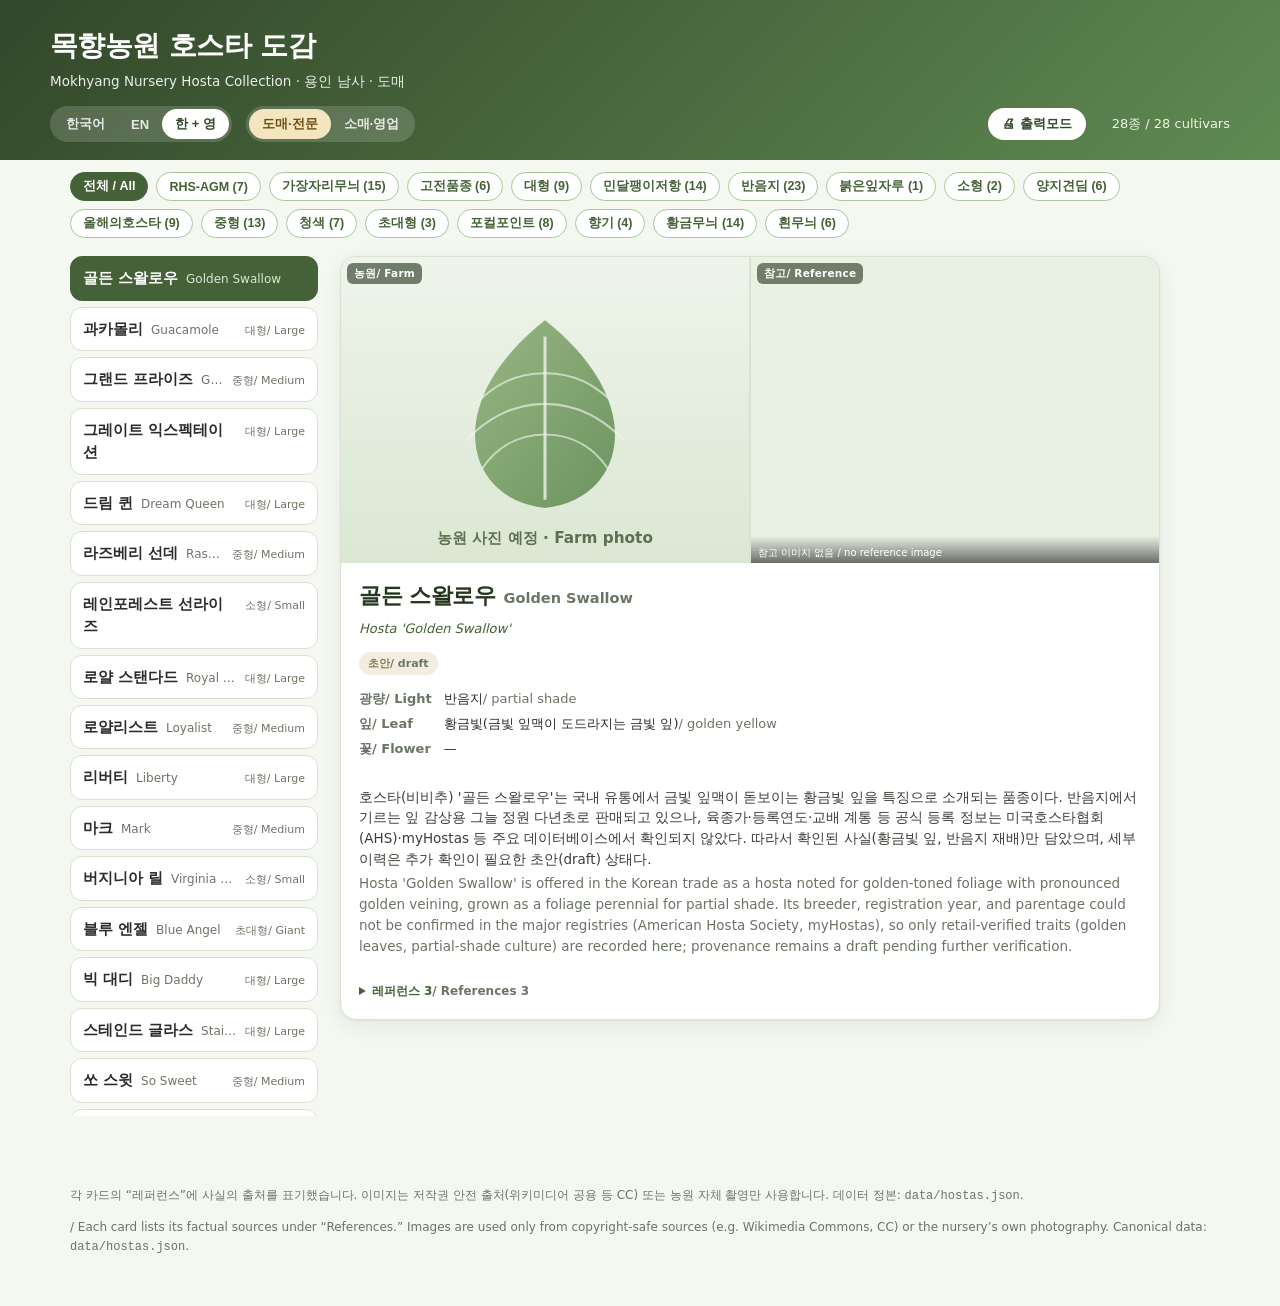
<file: index.html>
<!doctype html>
<html lang="ko">
<head>
  <meta charset="utf-8">
  <meta name="viewport" content="width=device-width, initial-scale=1">
  <title>목향농원 호스타 도감 · Mokhyang Nursery Hosta Collection</title>
  <meta name="description" content="용인 남사 목향농원이 도매하는 호스타 품종 브로셔. 한/영 이중언어 카드.">
  <link rel="icon" href="assets/placeholder.svg">
  <link rel="stylesheet" href="template/styles.css">
</head>
<body data-lang="both" data-view="pro" data-tone="warm">
  <header class="site-header">
    <div class="wrap">
      <h1>목향농원 호스타 도감</h1>
      <p class="sub">Mokhyang Nursery Hosta Collection · 용인 남사 · 도매</p>
    </div>
    <div class="controls">
      <div class="langswitch" role="group" aria-label="언어 / Language">
        <button data-lang="ko">한국어</button>
        <button data-lang="en">EN</button>
        <button data-lang="both">한 + 영</button>
      </div>
      <div class="langswitch viewswitch" role="group" aria-label="버전 / Version">
        <button data-view="pro">도매·전문</button>
        <button data-view="sales">소매·영업</button>
      </div>
      <div class="langswitch toneswitch" role="group" aria-label="카피 톤 / Copy tone">
        <button data-tone="warm" title="감성 — 감각적 묘사와 계절감으로 그늘 정원을 예쁘게. 정원 가꾸는 재미로 사는 손님께 권할 때.">🌿 감성</button>
        <button data-tone="practical" title="안심 — 노지월동·병해 적음·자리 제약 적음. 관리가 걱정인 초보·바쁜 손님께 권할 때.">🛠 안심</button>
        <button data-tone="premium" title="품격 — 수상 이력·계보 스토리에 국내 육묘 검증까지. 수집·선물·조경 손님께 권할 때.">🏆 품격</button>
      </div>
      <a class="printmode-btn" id="printBtn" href="print.html" target="_blank" rel="noopener" title="현재 품종을 고객 배부용 A4 절반 카드로 인쇄">🖨 출력모드</a>
      <span class="count" id="count"></span>
    </div>
  </header>

  <nav class="filters" id="filters" aria-label="태그 필터 / Tag filter"></nav>

  <div class="layout">
    <aside class="sidebar">
      <nav class="plantlist" id="plantlist" aria-label="품종 목록 / Cultivar list"></nav>
    </aside>
    <main class="detail" id="detail" aria-live="polite">
      <div class="empty">불러오는 중… / Loading…</div>
    </main>
  </div>

  <footer class="site-footer">
    <p class="ko">각 카드의 “레퍼런스”에 사실의 출처를 표기했습니다. 이미지는 저작권 안전 출처(위키미디어 공용 등 CC) 또는 농원 자체 촬영만 사용합니다. 데이터 정본: <code>data/hostas.json</code>.</p>
    <p class="en">Each card lists its factual sources under “References.” Images are used only from copyright-safe sources (e.g. Wikimedia Commons, CC) or the nursery’s own photography. Canonical data: <code>data/hostas.json</code>.</p>
  </footer>

  <!-- 데이터: file:// 로도 열리도록 미러 우선 로드, 없으면 render.js가 data/hostas.json 을 fetch -->
  <script src="data/hostas.data.js"></script>
  <script src="template/render.js"></script>
</body>
</html>
</file>
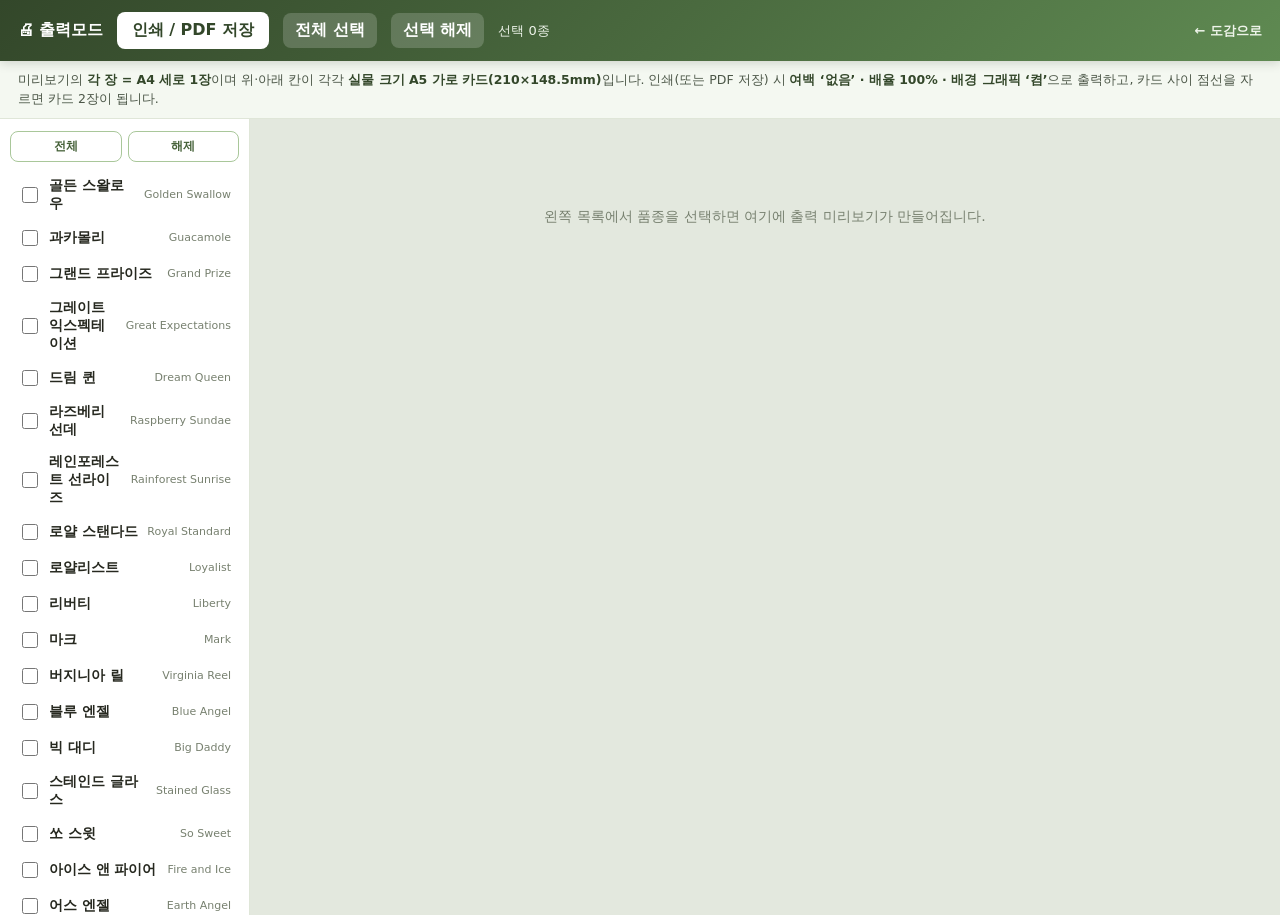
<file: print.html>
<!doctype html>
<html lang="ko">
<head>
  <meta charset="utf-8">
  <meta name="viewport" content="width=device-width, initial-scale=1">
  <title>출력모드 · 목향농원 호스타</title>
  <link rel="icon" href="assets/placeholder.svg">
  <style>
    /* ============================================================
       고객 배부용 출력모드 — 품종 선택 → A4 세로 1장에 2품종(상·하) 배치
       각 카드 = 실물 210 x 148.5mm (A5 가로). A5 가로 2장 = A4 세로 1장(297mm).
       인쇄/ PDF 저장 시 여백 '없음' · 배율 100% 로 뽑으면 실물 크기로 나온다.
       ============================================================ */
    @page { size: 210mm 297mm; margin: 0; }
    :root{
      --green-900:#1f2d19;--green-800:#33472a;--green-700:#456138;--green-600:#5f8a52;
      --green-300:#a9c79a;--green-100:#eaf1e4;--gold:#b8912e;--gold-soft:#f3e6bf;
      --ink:#26281f;--muted:#77806f;--line:#dfe6d8;--paper:#fdfdfb;
      --serif:'Noto Serif KR','Nanum Myeongjo','AppleMyungjo',Batang,'Times New Roman',serif;
      --sans:system-ui,-apple-system,'Segoe UI','Malgun Gothic','Apple SD Gothic Neo',sans-serif;
    }
    *{box-sizing:border-box;}
    html,body{margin:0;}
    body{ font-family:var(--sans); color:var(--ink); background:#e3e8de; }

    /* ---- 상단 툴바 ---- */
    .topbar{ position:sticky; top:0; z-index:20; background:linear-gradient(135deg,#33472a,#5f8a52); color:#fff;
      padding:12px 18px; display:flex; gap:14px; align-items:center; flex-wrap:wrap; box-shadow:0 2px 10px rgba(31,45,25,.18); }
    .topbar .title{ font-size:16px; font-weight:800; letter-spacing:-.01em; }
    .topbar button{ border:0; border-radius:8px; font:inherit; font-weight:700; cursor:pointer; padding:8px 15px; }
    .topbar .print{ background:#fff; color:var(--green-800); }
    .topbar .print:hover{ background:var(--gold-soft); }
    .topbar .ghost{ background:rgba(255,255,255,.18); color:#fff; padding:7px 12px; font-weight:600; }
    .topbar .ghost:hover{ background:rgba(255,255,255,.28); }
    .topbar .count{ font-size:13px; color:#eef4ea; }
    .topbar .back{ color:#eef4ea; text-decoration:none; font-size:13px; font-weight:600; }
    .topbar .spacer{ flex:1; }
    .hintbar{ background:#f4f8f1; color:#4c5748; font-size:12.5px; line-height:1.55; padding:9px 18px; border-bottom:1px solid var(--line); }
    .hintbar b{ color:var(--green-800); }

    /* ---- 앱 레이아웃: 좌 선택 + 우 미리보기 ---- */
    .app{ display:flex; gap:0; align-items:flex-start; }
    .picker{ width:250px; flex:none; position:sticky; top:96px; align-self:flex-start;
      max-height:calc(100vh - 104px); overflow-y:auto; background:#fff; border-right:1px solid var(--line); padding:12px 10px; }
    .picker .pk-tools{ display:flex; gap:6px; margin-bottom:8px; }
    .picker .pk-tools button{ flex:1; border:1px solid var(--green-300); background:#fff; color:var(--green-700);
      border-radius:8px; padding:6px 8px; font:inherit; font-size:12px; font-weight:700; cursor:pointer; }
    .picker .pk-tools button:hover{ background:var(--green-100); }
    .picker label{ display:flex; align-items:center; gap:8px; padding:7px 8px; border-radius:9px; cursor:pointer; }
    .picker label:hover{ background:var(--green-100); }
    .picker input{ width:16px; height:16px; accent-color:var(--green-700); flex:none; cursor:pointer; }
    .picker .nm{ font-weight:700; font-size:13.5px; color:var(--ink); }
    .picker .en{ font-size:11px; color:var(--muted); margin-left:auto; white-space:nowrap; }

    .preview{ flex:1; min-width:0; padding:16px; display:flex; flex-direction:column; align-items:center; gap:16px; }
    .noSel{ color:var(--muted); text-align:center; padding:70px 20px; font-size:14px; line-height:1.7; }

    /* ---- A4 세로 페이지 = 카드 2장(상·하) ---- */
    .page{ width:210mm; height:297mm; background:#fff; position:relative; overflow:hidden;
      display:flex; flex-direction:column; }
    .page .cutline{ position:absolute; left:0; right:0; top:148.5mm; border-top:1px dashed #c3ccb8; pointer-events:none; }

    /* ---- 카드(=A5 가로 210x148.5mm) ---- */
    .sheet{
      width:210mm; height:148.5mm; background:var(--paper); overflow:hidden;
      display:grid; grid-template-columns:88mm 1fr; position:relative;
    }
    .sheet.blank{ display:flex; align-items:center; justify-content:center; background:#fbfcfa; }
    .sheet.blank .bmsg{ color:#b7c0ac; font-size:11pt; }

    /* 좌: full-bleed 히어로 사진 */
    .hero{ position:relative; overflow:hidden; background:var(--green-100); }
    .hero img{ width:100%; height:100%; object-fit:cover; display:block; }
    .hero .shade{ position:absolute; inset:auto 0 0 0; height:38mm;
      background:linear-gradient(transparent,rgba(20,28,16,.62)); }
    .hero .kicker-img{ position:absolute; left:7mm; right:6mm; bottom:6mm; color:#fff; }
    .hero .kicker-img .genus{ font-size:7.5pt; letter-spacing:.28em; text-transform:uppercase; opacity:.85; margin-bottom:1mm; }
    .hero .kicker-img .sci{ font-family:var(--serif); font-style:italic; font-size:12pt; }
    .hero .credit{ position:absolute; right:2.5mm; top:2.5mm; font-size:6.2pt; color:#fff; background:rgba(20,28,16,.42);
      padding:.6mm 1.6mm; border-radius:2px; max-width:70%; text-align:right; }

    /* 우: 편집 텍스트 컬럼 */
    .editorial{ padding:11mm 12mm 8.5mm 11mm; display:flex; flex-direction:column; min-width:0; }
    .kicker{ font-size:8pt; font-weight:800; letter-spacing:.3em; color:var(--gold); text-transform:uppercase; margin:0 0 3.5mm; }
    .kicker .rule{ display:inline-block; width:9mm; height:1.4px; background:var(--gold); vertical-align:middle; margin-right:2.5mm; }
    h1.title{ font-family:var(--serif); font-weight:800; font-size:27pt; line-height:1.05; letter-spacing:-.01em;
      color:var(--green-900); margin:0 0 1.5mm; }
    .title-en{ font-size:10pt; color:var(--muted); letter-spacing:.14em; text-transform:uppercase; margin:0 0 3.5mm; }

    .awards{ display:flex; flex-wrap:wrap; gap:1.6mm 2.4mm; margin:0 0 3.5mm; }
    .awards span{ font-size:7.6pt; font-weight:700; color:#83641a; background:var(--gold-soft);
      padding:.9mm 2.6mm; border-radius:999px; white-space:nowrap; }

    .lead{ font-family:var(--serif); font-size:13pt; line-height:1.45; color:var(--green-700); margin:0 0 3.5mm; }
    .lead::before{ content:"“"; color:var(--gold); } .lead::after{ content:"”"; color:var(--gold); }

    .para{ font-size:9.3pt; line-height:1.7; color:#3a3d33; margin:0; text-align:justify; }
    .para::first-letter{ font-family:var(--serif); font-size:21pt; font-weight:800; color:var(--green-800);
      float:left; line-height:.9; padding:1px 4px 0 0; }
    .rec{ font-size:8.6pt; font-style:italic; color:var(--muted); margin:2.6mm 0 0; }

    /* 데이터 스트립 (at a glance) */
    .glance{ margin-top:auto; border-top:1.6px solid var(--green-900); padding-top:2.8mm; }
    .glance .gl-title{ font-size:7pt; font-weight:800; letter-spacing:.26em; color:var(--green-800); text-transform:uppercase; margin:0 0 2mm; }
    .glance .grid{ display:flex; flex-wrap:wrap; gap:1.8mm 5mm; font-size:8.4pt; line-height:1.35; }
    .glance .item{ display:flex; gap:1.8mm; align-items:baseline; }
    .glance .k{ color:var(--gold); font-weight:800; white-space:nowrap; font-size:7.6pt; letter-spacing:.05em; }
    .glance .k::before{ content:"◆ "; font-size:5.5pt; vertical-align:1px; }
    .glance .v{ color:var(--ink); }

    .foot{ display:flex; justify-content:space-between; align-items:baseline; margin-top:2.8mm; padding-top:1.8mm; border-top:1px solid var(--line); }
    .foot .brand{ font-size:7.5pt; letter-spacing:.22em; color:var(--green-700); font-weight:800; text-transform:uppercase; }
    .foot .place{ font-size:7.5pt; color:var(--muted); }

    @media screen{
      .page{ box-shadow:0 10px 34px rgba(31,45,25,.24); }
      .sheet:first-child{ border-bottom:0; }
    }
    @media print{
      body{ background:#fff; }
      .topbar,.hintbar,.picker{ display:none !important; }
      .app{ display:block; }
      .preview{ padding:0; gap:0; display:block; }
      .page{ box-shadow:none; break-inside:avoid; }
      .page:not(:first-child){ break-before:page; }
      .sheet.blank{ background:#fff; } .sheet.blank .bmsg{ display:none; }
    }
  </style>
</head>
<body>
  <div class="topbar">
    <span class="title">🖨 출력모드</span>
    <button class="print" onclick="window.print()">인쇄 / PDF 저장</button>
    <button class="ghost" id="selAll">전체 선택</button>
    <button class="ghost" id="selClear">선택 해제</button>
    <span class="count" id="count">선택 0종</span>
    <span class="spacer"></span>
    <a class="back" href="index.html">← 도감으로</a>
  </div>
  <div class="hintbar">
    미리보기의 <b>각 장 = A4 세로 1장</b>이며 위·아래 칸이 각각 <b>실물 크기 A5 가로 카드(210×148.5mm)</b>입니다.
    인쇄(또는 PDF 저장) 시 <b>여백 ‘없음’ · 배율 100% · 배경 그래픽 ‘켬’</b>으로 출력하고, 카드 사이 점선을 자르면 카드 2장이 됩니다.
  </div>

  <div class="app">
    <aside class="picker">
      <div class="pk-tools">
        <button id="pkAll">전체</button>
        <button id="pkNone">해제</button>
      </div>
      <div id="pklist"></div>
    </aside>
    <main class="preview" id="preview"><div class="noSel">왼쪽 목록에서 품종을 선택하면 여기에 출력 미리보기가 만들어집니다.</div></main>
  </div>

  <script src="data/hostas.data.js"></script>
  <script>
  (function(){
    "use strict";
    var SIZE={mini:"미니",small:"소형",medium:"중형",large:"대형",giant:"초대형"};
    var RATE={slow:"느긋함",medium:"보통",fast:"빠름"};
    var RESIST={low:"낮음",medium:"보통",high:"강함"};
    var BLOOM={"early":"초여름","early-mid":"초·중간","mid":"한여름","mid-late":"중·늦여름","late":"늦여름"};
    var STORE="hosta-print-sel";

    function el(t,a,txt){var n=document.createElement(t);if(a)for(var k in a){if(a[k]!=null)n.setAttribute(k,a[k]);}if(txt!=null)n.textContent=txt;return n;}
    function range(arr,u){if(!arr||arr.length!==2||arr[0]==null)return null;return arr[0]===arr[1]?arr[0]+u:arr[0]+"–"+arr[1]+u;}
    function loadData(){ if(window.HOSTA_DATA) return Promise.resolve(window.HOSTA_DATA); return fetch("data/hostas.json").then(function(r){return r.json();}); }
    function loadSel(){ try{ return new Set(JSON.parse(localStorage.getItem(STORE)||"[]")); }catch(e){ return new Set(); } }
    function saveSel(set){ try{ localStorage.setItem(STORE, JSON.stringify(Array.from(set))); }catch(e){} }

    /* ---- 카드 1장(.sheet) 생성 ---- */
    function buildCard(h){
      var sheet=el("div",{class:"sheet"});

      var hero=el("div",{class:"hero"});
      var src=(h.images&&h.images.farm_photo&&h.images.farm_photo.src) || (h.images&&h.images.reference_image&&h.images.reference_image.url) || (h.images&&h.images.farm_photo&&h.images.farm_photo.placeholder) || "assets/placeholder.svg";
      var ph=(h.images&&h.images.farm_photo&&h.images.farm_photo.placeholder)||"assets/placeholder.svg";
      var img=el("img",{src:src,alt:h.name_ko});
      hero.appendChild(img);
      hero.appendChild(el("div",{class:"shade"}));
      var ki=el("div",{class:"kicker-img"});
      ki.appendChild(el("div",{class:"genus"},"Mokhyang Hosta Collection"));
      if(h.cultivar) ki.appendChild(el("div",{class:"sci"},h.cultivar));
      hero.appendChild(ki);
      var ref=h.images&&h.images.reference_image, cap=null;
      if(src && ref && ref.url && src===ref.url && ref.credit){ cap=el("div",{class:"credit"},ref.credit+(ref.license?" · "+ref.license:"")); hero.appendChild(cap); }
      img.onerror=function(){ if(img.src.indexOf("placeholder")<0){img.src=ph;} if(cap)cap.style.display="none"; };
      sheet.appendChild(hero);

      var ed=el("div",{class:"editorial"});
      var kickerBits=[];
      if(h.size&&h.size.class) kickerBits.push(SIZE[h.size.class]+" HOSTA");
      if(h.flower&&h.flower.fragrant) kickerBits.push("FRAGRANT");
      var kick=el("p",{class:"kicker"});
      kick.appendChild(el("span",{class:"rule"}));
      kick.appendChild(document.createTextNode(kickerBits.join(" · ")||"HOSTA"));
      ed.appendChild(kick);

      ed.appendChild(el("h1",{class:"title"},h.name_ko));
      ed.appendChild(el("p",{class:"title-en"},h.name_en));

      var aw=el("div",{class:"awards"}); var hasAw=false;
      (h.awards||[]).forEach(function(a){
        if(/hosta of the year|올해의\s*호스타/i.test(a)){var y=(a.match(/(19|20)\d\d/)||[])[0]||"";aw.appendChild(el("span",null,"🏆 올해의 호스타 "+y));hasAw=true;}
        else if(/garden merit|\bagm\b/i.test(a)){aw.appendChild(el("span",null,"🏆 RHS 정원공로상"));hasAw=true;}
      });
      if(hasAw) ed.appendChild(aw);

      var rc=h.retail_copy&&h.retail_copy.warm;
      if(rc&&rc.headline_ko) ed.appendChild(el("p",{class:"lead"},rc.headline_ko));
      if(h.description_ko) ed.appendChild(el("p",{class:"para"},h.description_ko));
      else if(rc&&rc.body_ko) ed.appendChild(el("p",{class:"para"},rc.body_ko));
      if(rc&&rc.recommend_for_ko) ed.appendChild(el("p",{class:"rec"},"— 이런 분께: "+rc.recommend_for_ko));

      var gl=el("div",{class:"glance"});
      gl.appendChild(el("p",{class:"gl-title"},"At a Glance · 한눈에 보기"));
      var grid=el("div",{class:"grid"});
      function item(label,val){ if(val==null||val==="")return;
        var w=el("div",{class:"item"}); w.appendChild(el("span",{class:"k"},label)); w.appendChild(el("span",{class:"v"},val)); grid.appendChild(w); }
      var sz=null;
      if(h.size){var hh=range(h.size.height_cm,"cm"),sp=range(h.size.spread_cm,"cm"); if(hh||sp) sz=(hh?"높이 "+hh:"")+(hh&&sp?" · ":"")+(sp?"폭 "+sp:"");}
      item("크기",sz);
      var lt=h.culture&&h.culture.light_ko; if(lt) lt=lt.split(/[.\n]/)[0].trim();
      item("광량",lt);
      if(h.flower){var b=h.flower.bloom_season; var fk=[h.flower.color_ko,b?BLOOM[b]+" 개화":null].filter(Boolean).join(" · "); item("꽃",fk||null);}
      if(h.flower&&h.flower.fragrant) item("향기","있음");
      var hardy=h.culture&&h.culture.hardiness||null;
      if(hardy){var hz=hardy.match(/(\d+)\s*-\s*(\d+)/);
        if(hz){var za=+hz[1],zb=+hz[2];
          var cold=za<=5?"매우 강함":za===6?"강함":za===7?"보통":"다소 약함";
          var region=(za<=5&&zb>=9)?"전국 노지월동":za<=6?"중부·남부 노지월동":za===7?"남부지방 노지월동":"남부·제주 위주 월동";
          hardy="추위에 "+cold+"("+region+")";}}
      item("내한성", hardy);
      item("성장", h.culture&&h.culture.growth_rate?RATE[h.culture.growth_rate]:null);
      item("민달팽이", h.culture&&h.culture.slug_resistance?RESIST[h.culture.slug_resistance]:null);
      gl.appendChild(grid);
      ed.appendChild(gl);

      var foot=el("div",{class:"foot"});
      foot.appendChild(el("span",{class:"brand"},"목향농원 Mokhyang Nursery"));
      foot.appendChild(el("span",{class:"place"},"경기 용인 처인구 남사"));
      ed.appendChild(foot);

      sheet.appendChild(ed);
      return sheet;
    }

    loadData().then(function(data){
      var arr=Array.isArray(data)?data:(data.hostas||[]);
      var selected=loadSel();
      // 도감에서 특정 품종을 들고 오면(#id) 그 품종을 선택에 추가
      var hashId=(location.hash||"").replace("#","");
      if(hashId && arr.some(function(h){return h.id===hashId;})) selected.add(hashId);

      var preview=document.getElementById("preview");
      var pklist=document.getElementById("pklist");
      var countEl=document.getElementById("count");

      function updateCount(){
        var n=selected.size, pages=Math.ceil(n/2);
        countEl.textContent="선택 "+n+"종"+(n?(" · 총 "+pages+"장"):"");
      }
      function renderPages(){
        preview.innerHTML="";
        var sel=arr.filter(function(h){return selected.has(h.id);});
        if(!sel.length){ preview.appendChild(el("div",{class:"noSel"},"왼쪽 목록에서 품종을 선택하면 여기에 출력 미리보기가 만들어집니다.")); updateCount(); return; }
        for(var i=0;i<sel.length;i+=2){
          var page=el("div",{class:"page"});
          page.appendChild(buildCard(sel[i]));
          if(sel[i+1]) page.appendChild(buildCard(sel[i+1]));
          else { var blank=el("div",{class:"sheet blank"}); blank.appendChild(el("div",{class:"bmsg"},"빈 칸 · 품종을 하나 더 선택하면 채워집니다")); page.appendChild(blank); }
          page.appendChild(el("div",{class:"cutline"}));
          preview.appendChild(page);
        }
        updateCount();
      }
      function syncChecks(){
        pklist.querySelectorAll("input").forEach(function(cb){ cb.checked=selected.has(cb.value); });
      }

      // 선택 목록(체크박스) 구성 — 도감 순서 유지
      arr.forEach(function(h){
        var lab=el("label");
        var cb=el("input",{type:"checkbox",value:h.id});
        cb.checked=selected.has(h.id);
        cb.addEventListener("change",function(){
          if(cb.checked) selected.add(h.id); else selected.delete(h.id);
          saveSel(selected); renderPages();
        });
        lab.appendChild(cb);
        lab.appendChild(el("span",{class:"nm"},h.name_ko));
        lab.appendChild(el("span",{class:"en"},h.name_en));
        pklist.appendChild(lab);
      });

      function setAll(on){
        selected = on ? new Set(arr.map(function(h){return h.id;})) : new Set();
        saveSel(selected); syncChecks(); renderPages();
      }
      document.getElementById("selAll").onclick=function(){setAll(true);};
      document.getElementById("pkAll").onclick=function(){setAll(true);};
      document.getElementById("selClear").onclick=function(){setAll(false);};
      document.getElementById("pkNone").onclick=function(){setAll(false);};

      saveSel(selected);
      renderPages();
    }).catch(function(e){
      document.getElementById("preview").innerHTML='<div class="noSel">데이터를 불러오지 못했습니다. 로컬 서버로 열거나 data/hostas.data.js를 확인하세요.</div>';
    });
  })();
  </script>
</body>
</html>
</file>
<file: template/styles.css>
/* 목향농원 호스타 브로셔 — 좌측 목록 + 우측 상세 스타일 */
:root {
  --green-900:#26361f; --green-800:#33472a; --green-700:#456138; --green-600:#5f8a52;
  --green-300:#a9c79a; --green-100:#e9f1e3; --sage:#f4f8f1;
  --gold:#c69a2e; --gold-soft:#f3e6bf;
  --ink:#2b2b28; --muted:#6b7566; --line:#d9e2d2; --card:#ffffff;
  --shadow:0 1px 2px rgba(38,54,31,.06),0 6px 20px rgba(38,54,31,.08);
  --radius:16px;
}
* { box-sizing:border-box; }
html { -webkit-text-size-adjust:100%; }
body {
  margin:0; color:var(--ink); background:var(--sage);
  font-family:system-ui,-apple-system,"Segoe UI","Malgun Gothic","Apple SD Gothic Neo",sans-serif;
  line-height:1.55;
}

/* ---- 이중언어 표시 제어 ---- */
body[data-lang="ko"] .en { display:none; }
body[data-lang="en"] .ko { display:none; }
body[data-lang="both"] .en { color:var(--muted); }
body[data-lang="both"] .en::before { content:"/ "; }
/* 문장형 설명엔 슬래시 대신 줄바꿈으로 구분, 이미지 태그·목록 영문은 흐려지지 않게 */
body[data-lang="both"] .desc .en::before { content:""; }
body[data-lang="both"] .imgslot .tag .en { color:#fff; }

/* ---- 버전(도매·전문 / 소매·영업) 표시 제어 ---- */
body[data-view="pro"] .retail { display:none; }
body[data-view="sales"] .desc,
body[data-view="sales"] .prov,
body[data-view="sales"] .refs,
body[data-view="sales"] .badge.status-draft,
body[data-view="sales"] .badge.status-verified { display:none; }
/* retail_copy 없는 품종은 소매 버전에서 기존 설명으로 폴백(국문만) */
body[data-view="sales"] .card.no-retail .desc { display:block; }
body[data-view="sales"] .card.no-retail .desc .en { display:none; }

/* ---- 카피 톤(감성 warm / 안심 practical / 품격 premium) 전환 ---- */
body[data-view="pro"] .toneswitch { display:none; }   /* 톤 토글은 소매 버전에서만 */
.retail-variant { display:none; flex-direction:column; gap:10px; }
body[data-tone="warm"] .retail-variant.tone-warm { display:flex; }
body[data-tone="practical"] .retail-variant.tone-practical { display:flex; }
body[data-tone="premium"] .retail-variant.tone-premium { display:flex; }

/* ---- 헤더 ---- */
.site-header {
  background:linear-gradient(135deg,var(--green-800),var(--green-600));
  color:#fff; padding:24px 20px 18px;
}
.site-header .wrap { max-width:1180px; margin:0 auto; }
.site-header h1 { margin:0 0 4px; font-size:clamp(20px,3.4vw,28px); letter-spacing:-.02em; }
.site-header .sub { margin:0; opacity:.9; font-size:13.5px; }
.controls { max-width:1180px; margin:14px auto 0; display:flex; flex-wrap:wrap; gap:10px 14px; align-items:center; }
.langswitch { display:inline-flex; background:rgba(255,255,255,.16); border-radius:999px; padding:3px; }
.langswitch button {
  border:0; background:transparent; color:#fff; padding:6px 13px; border-radius:999px;
  font-size:13px; cursor:pointer; font-weight:600; opacity:.85;
}
.langswitch button[aria-pressed="true"] { background:#fff; color:var(--green-800); opacity:1; }
.viewswitch button[aria-pressed="true"] { background:var(--gold-soft); color:#6b4f10; }
.printmode-btn {
  margin-left:auto; background:#fff; color:var(--green-800); text-decoration:none;
  padding:6px 14px; border-radius:999px; font-size:13px; font-weight:700; white-space:nowrap;
}
.printmode-btn:hover { background:var(--gold-soft); }
.count { color:#eef4ea; font-size:13px; }
.printmode-btn + .count { margin-left:12px; }

/* ---- 태그 필터 ---- */
.filters { max-width:1180px; margin:12px auto 0; padding:0 20px; display:flex; flex-wrap:wrap; gap:8px; }
.chip {
  border:1px solid var(--green-300); background:#fff; color:var(--green-700);
  padding:5px 12px; border-radius:999px; font-size:12.5px; cursor:pointer; font-weight:600;
}
.chip[aria-pressed="true"] { background:var(--green-700); color:#fff; border-color:var(--green-700); }

/* ---- 레이아웃: 좌측 목록 + 우측 상세 ---- */
.layout {
  max-width:1180px; margin:18px auto 40px; padding:0 20px;
  display:flex; gap:20px; align-items:flex-start;
}
.sidebar { width:250px; flex:none; position:sticky; top:14px; }
.plantlist { display:flex; flex-direction:column; gap:6px; max-height:calc(100vh - 40px); overflow-y:auto; padding-right:2px; }
.plantlist button {
  display:flex; align-items:baseline; gap:8px; width:100%; text-align:left;
  border:1px solid var(--line); background:#fff; border-radius:12px;
  padding:10px 12px; cursor:pointer; font:inherit; color:var(--ink);
}
.plantlist button:hover { border-color:var(--green-300); background:var(--green-100); }
.plantlist button[aria-current="true"] {
  background:var(--green-700); border-color:var(--green-700); color:#fff;
}
.plantlist button[aria-current="true"] .li-en,
.plantlist button[aria-current="true"] .li-size { color:#dbe7d3; }
.plantlist button.hidden { display:none; }
.li-ko { font-weight:700; font-size:14.5px; }
.li-en { font-size:12px; color:var(--muted); flex:1; min-width:0; overflow:hidden; text-overflow:ellipsis; white-space:nowrap; }
.li-size { font-size:11px; color:var(--muted); white-space:nowrap; }

.detail { flex:1; min-width:0; }

/* ---- 카드(상세) ---- */
.card {
  background:var(--card); border:1px solid var(--line); border-radius:var(--radius);
  box-shadow:var(--shadow); overflow:hidden; display:flex; flex-direction:column;
  max-width:820px;
}
.card .images { display:grid; grid-template-columns:1fr 1fr; gap:2px; background:var(--line); }
.imgslot { position:relative; aspect-ratio:4/3; background:var(--green-100); overflow:hidden; }
.imgslot img { width:100%; height:100%; object-fit:cover; display:block; }
.imgslot .tag {
  position:absolute; left:6px; top:6px; font-size:10.5px; font-weight:700; letter-spacing:.02em;
  background:rgba(38,54,31,.62); color:#fff; padding:2px 7px; border-radius:6px;
}
.imgslot .credit {
  position:absolute; left:0; right:0; bottom:0; font-size:10px; color:#fff;
  background:linear-gradient(transparent,rgba(0,0,0,.55)); padding:10px 7px 4px; line-height:1.3;
}
.card .body { padding:16px 18px 18px; display:flex; flex-direction:column; gap:12px; flex:1; }

.namerow { display:flex; align-items:baseline; gap:8px; flex-wrap:wrap; }
.namerow .ko-name { font-size:22px; font-weight:800; letter-spacing:-.02em; color:var(--green-900); }
.namerow .en-name { font-size:14.5px; color:var(--muted); font-weight:600; }
.cultivar { font-style:italic; color:var(--green-700); font-size:13px; margin-top:-6px; }

.badges { display:flex; flex-wrap:wrap; gap:6px; }
.badge { font-size:11px; font-weight:700; padding:3px 9px; border-radius:999px; background:var(--green-100); color:var(--green-800); }
.badge.gold { background:var(--gold-soft); color:#836417; }
.badge.status-draft { background:#f2ede0; color:#8a7a4b; }
.badge.status-verified { background:#e2efdd; color:var(--green-700); }

/* ---- 소매·영업 버전: 친근 카피 콜아웃 ---- */
.retail {
  background:linear-gradient(150deg,#f7fbf3,#eef6e6);
  border:1px solid var(--green-300); border-radius:14px;
  padding:16px 18px;
}
.retail-headline {
  font-size:19px; font-weight:800; letter-spacing:-.02em; color:var(--green-800);
}
.retail-headline::before { content:"“"; color:var(--green-300); margin-right:2px; }
.retail-headline::after { content:"”"; color:var(--green-300); margin-left:2px; }
.retail-body { margin:0; font-size:14.5px; color:#3a3f36; }
.retail-points { margin:0; padding:0; list-style:none; display:flex; flex-direction:column; gap:5px; }
.retail-points li { font-size:13px; color:var(--green-800); padding-left:20px; position:relative; }
.retail-points li::before { content:"✓"; position:absolute; left:2px; color:var(--green-600); font-weight:800; }
.retail-for { margin:0; font-size:13px; font-style:italic; color:var(--muted); border-top:1px dashed var(--green-300); padding-top:9px; }

.specs { display:grid; grid-template-columns:auto 1fr; gap:5px 12px; font-size:13px; margin:2px 0; }
.specs dt { color:var(--muted); font-weight:600; white-space:nowrap; }
.specs dd { margin:0; color:var(--ink); }

.desc { font-size:13.5px; color:#3a3f36; }
.desc .en { display:block; }
body[data-lang="both"] .desc .en { margin-top:3px; }

.prov { font-size:12px; color:var(--muted); border-top:1px dashed var(--line); padding-top:9px; }
.refs { font-size:12px; margin-top:auto; }
.refs summary { cursor:pointer; color:var(--green-700); font-weight:600; }
.refs ul { margin:7px 0 0; padding-left:16px; }
.refs li { margin:2px 0; }
.refs a { color:var(--green-700); text-decoration:none; word-break:break-all; }
.refs a:hover { text-decoration:underline; }
.refs .field { color:var(--muted); }

.site-footer { max-width:1180px; margin:0 auto; padding:18px 20px 40px; color:var(--muted); font-size:12px; }
.site-footer a { color:var(--green-700); }

.empty { text-align:center; color:var(--muted); padding:60px 20px; }

/* ---- 모바일: 목록을 상단 가로 스크롤로 ---- */
@media (max-width:840px) {
  .layout { flex-direction:column; }
  .sidebar { position:static; width:100%; }
  .plantlist { flex-direction:row; overflow-x:auto; max-height:none; padding-bottom:4px; }
  .plantlist button { width:auto; flex:none; }
  .li-en { display:none; }
}

/* ---- 인쇄: 현재 선택된 버전 그대로(소매 버전 인쇄 = 매장 비치용) ---- */
@media print {
  body { background:#fff; }
  .site-header { background:none; color:#000; border-bottom:2px solid var(--green-700); }
  .langswitch, .count, .filters, .sidebar, .site-footer { display:none !important; }
  .layout { margin:12px auto; display:block; }
  .card { break-inside:avoid; box-shadow:none; border-color:#bbb; max-width:none; }
  .refs { display:none; }
}
</file>
